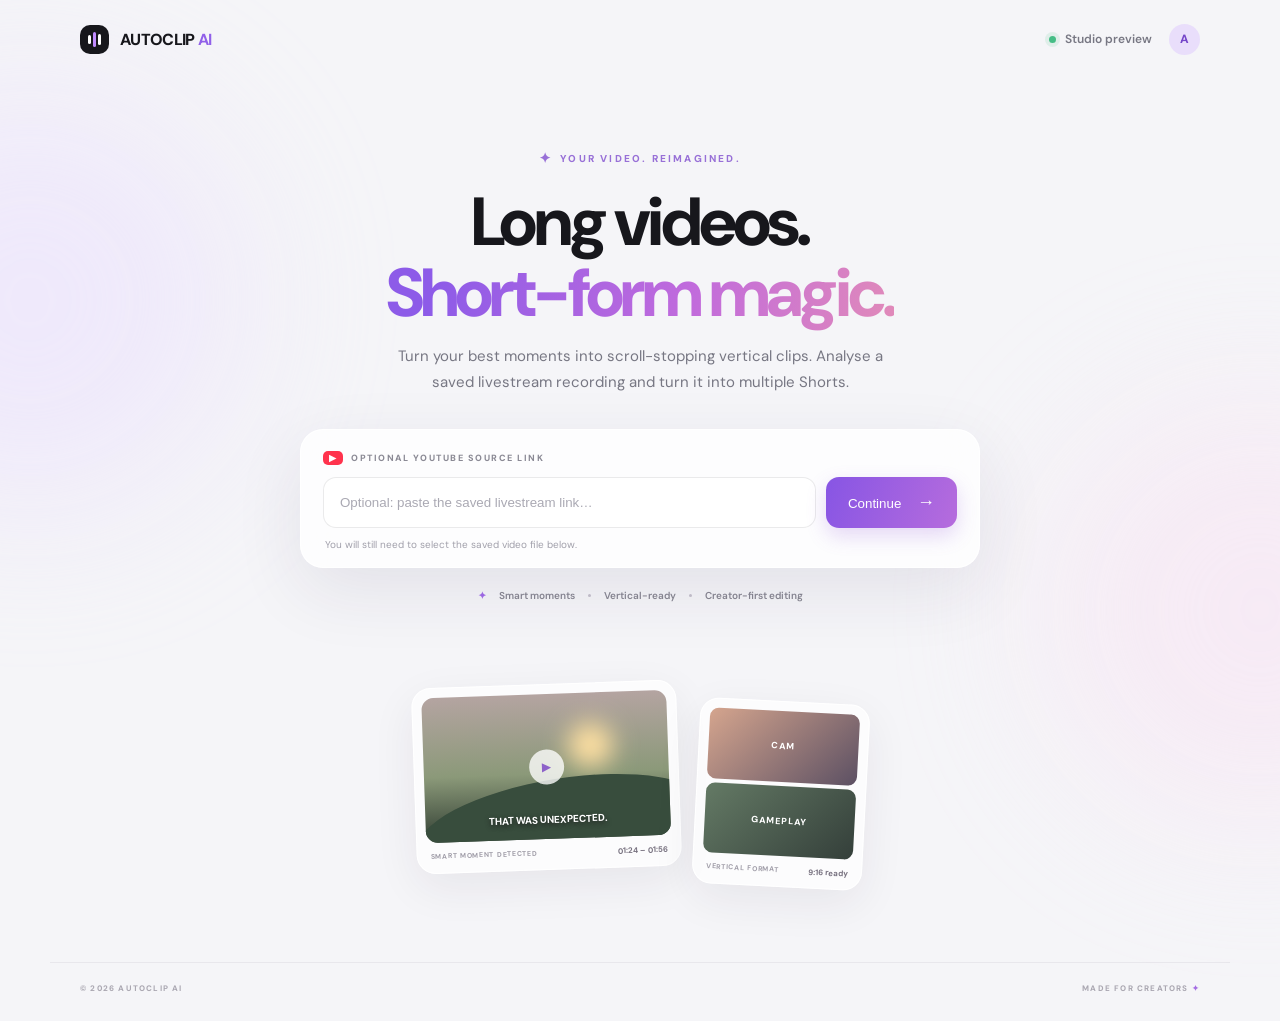
<file: index.html>
<!doctype html>
<html lang="en">
<head>
  <meta charset="UTF-8" />
  <meta name="viewport" content="width=device-width, initial-scale=1.0" />
  <meta name="theme-color" content="#f5f5f7" />
  <title>AUTOCLIP AI — Make every moment a Short</title>
  <link rel="preconnect" href="https://fonts.googleapis.com">
  <link rel="preconnect" href="https://fonts.gstatic.com" crossorigin>
  <link href="https://fonts.googleapis.com/css2?family=DM+Sans:wght@400;500;600;700;800&display=swap" rel="stylesheet">
  <link rel="stylesheet" href="style.css" />
</head>
<body>
  <div class="ambient ambient-one"></div><div class="ambient ambient-two"></div>
  <header class="topbar">
    <a class="brand" href="#" aria-label="AUTOCLIP AI home"><span class="brand-mark"><span></span><span></span><span></span></span><span>AUTOCLIP <b>AI</b></span></a>
    <div class="top-right"><span class="status-dot"></span><span>Studio preview</span><div class="avatar">A</div></div>
  </header>

  <main>
    <section class="screen active" id="welcome-screen">
      <div class="hero">
        <div class="eyebrow"><span class="sparkle">✦</span> YOUR VIDEO. REIMAGINED.</div>
        <h1>Long videos.<br><span class="gradient-text">Short-form magic.</span></h1>
        <p class="hero-copy">Turn your best moments into scroll-stopping vertical clips. Analyse a saved livestream recording and turn it into multiple Shorts.</p>
        <div class="url-card">
          <div class="url-label"><span class="youtube-icon">▶</span><span>OPTIONAL YOUTUBE SOURCE LINK</span></div>
          <div class="url-entry"><input id="youtube-url" type="url" placeholder="Optional: paste the saved livestream link…" autocomplete="url" /><button id="continue-btn" class="primary-btn">Continue <span>→</span></button></div>
          <p class="input-hint" id="url-hint">You will still need to select the saved video file below.</p>
        </div>
        <div class="trust-row"><span>✦</span> Smart moments <i></i> Vertical-ready <i></i> Creator-first editing</div>
      </div>
      <div class="preview-strip">
        <div class="preview-card preview-main"><div class="fake-video"><div class="fake-sun"></div><div class="fake-hill"></div><div class="play-orb">▶</div><div class="fake-caption">THAT WAS UNEXPECTED.</div></div><div class="preview-meta"><span>SMART MOMENT DETECTED</span><b>01:24 – 01:56</b></div></div>
        <div class="preview-card preview-side"><div class="mini-stack"><div class="mini-face">CAM</div><div class="mini-game">GAMEPLAY</div></div><div class="preview-meta"><span>VERTICAL FORMAT</span><b>9:16 ready</b></div></div>
      </div>
    </section>

    <section class="screen" id="templates-screen">
      <div class="section-heading"><button class="back-btn" id="back-btn">←</button><div><div class="eyebrow">STEP 02 · YOUR LOOK</div><h2>Choose your <span class="gradient-text">template.</span></h2><p>Pick how your gameplay and facecam should appear.</p></div></div>
      <div class="template-grid">
        <button class="template-card selected" data-template="overlay">
          <div class="template-preview layout-overlay"><div class="mock-game"><span class="mock-sky"></span><span class="mock-ground"></span><span class="mock-person"></span><span class="mock-subtitle">That was close!</span></div><span class="mock-face face-right">FACE</span></div>
          <div class="template-info"><span class="template-number">01</span><span><b>Facecam overlay</b><small>Gameplay full screen · Facecam bottom-right</small></span><span class="select-check">✓</span></div>
        </button>
        <button class="template-card" data-template="stacked">
          <div class="template-preview layout-stacked"><div class="mock-game"><span class="mock-sky"></span><span class="mock-ground"></span><span class="mock-person"></span></div><div class="mock-face wide-face">FACECAM</div></div>
          <div class="template-info"><span class="template-number">02</span><span><b>Stacked reaction</b><small>Gameplay top · Facecam bottom</small></span><span class="select-check">✓</span></div>
        </button>
        <button class="template-card" data-template="corner-left">
          <div class="template-preview layout-corner"><div class="mock-game"><span class="mock-sky"></span><span class="mock-ground"></span><span class="mock-person"></span><span class="mock-subtitle">No way!</span></div><span class="mock-face face-left">FACE</span></div>
          <div class="template-info"><span class="template-number">03</span><span><b>Corner reaction</b><small>Gameplay full screen · Facecam bottom-left</small></span><span class="select-check">✓</span></div>
        </button>
      </div>
      <div class="options-panel">
        <div class="option-block"><div class="option-title"><div><b>Caption style</b><small>Choose the look of your subtitles.</small></div><span class="pill">HINGLISH READY</span></div>
          <div class="caption-options"><button class="caption-choice active" data-caption="bold"> <b class="sample-bold">Aa</b><span>Bold pop</span></button><button class="caption-choice" data-caption="clean"><b class="sample-clean">Aa</b><span>Clean</span></button><button class="caption-choice" data-caption="highlight"><b class="sample-highlight">Aa</b><span>Word highlight</span></button></div>
        </div>
        <div class="option-block creator-block"><div class="option-title"><div><b>Creator name</b><small>We'll show this in a small label at the top of your clips.</small></div></div><input id="creator-name" class="creator-input" type="text" placeholder="@yourchannel" maxlength="32" /></div>
      </div>
      <div class="bottom-actions"><span class="selection-note"><span class="status-dot"></span> Template selected · 9:16 vertical</span><button id="review-btn" class="primary-btn">Continue <span>→</span></button></div>
    </section>

    <section class="screen" id="review-screen">
      <div class="section-heading"><button class="back-btn" id="templates-back-btn">←</button><div><div class="eyebrow">STEP 03 · READY TO CREATE</div><h2>Your clip, <span class="gradient-text">your style.</span></h2><p>Set your clip preferences, then let AUTOCLIP analyse the recording.</p></div></div>
      <div class="review-card"><div class="review-icon">✦</div><div><span class="review-label">SOURCE VIDEO</span><b id="review-url">Your YouTube link</b></div></div>
      <div class="review-card"><div class="review-icon">▣</div><div><span class="review-label">VIDEO LAYOUT</span><b id="review-template">Facecam overlay</b></div></div>
      <div class="review-card"><div class="review-icon">Aa</div><div><span class="review-label">CAPTION STYLE</span><b id="review-caption">Bold pop · Hindi speech in Hinglish</b></div></div>
      <div class="review-card"><div class="review-icon">▶</div><div><span class="review-label">CREATOR LABEL</span><b id="review-creator">@yourchannel</b></div></div>
      <div class="notice"><span>ⓘ</span><p>Browser-only mode: choose a saved video file you own or have permission to edit. The browser analyses audio for candidate moments, transcribes Hindi speech, adds captions and reframes faces when detected. Processing stays on this device. A saved video file is required; a YouTube URL alone cannot be imported by this static site.</p></div>
      <div class="local-editor">
        <div class="option-title"><div><b>Create multiple Shorts automatically</b><small>Choose the saved livestream recording. AUTOCLIP will find multiple moments.</small></div><span class="pill">ON-DEVICE</span></div>
        <label class="upload-zone" for="video-file"><span class="upload-symbol">↑</span><b id="file-label">Choose saved livestream video</b><small>MP4, WebM or MOV · processed in this browser</small><input id="video-file" type="file" accept="video/*"></label>
        <video id="source-video" playsinline controls></video>
        <label class="upload-zone secondary-upload" for="facecam-file"><span class="upload-symbol">＋</span><b id="facecam-label">Add facecam video (optional)</b><small>Use a separate recording for reaction layouts</small><input id="facecam-file" type="file" accept="video/*"></label>
        <video id="facecam-video" playsinline muted></video>
        <p class="input-hint">Tip: start with a shorter recording to test your Chromebook. Processing starts only when you press Auto edit.</p>
        
        <label class="clip-count-label">Number of Shorts<select id="clip-count"><option value="5">5 clips</option><option value="8" selected>8 clips</option><option value="10">10 clips</option><option value="12">12 clips</option><option value="15">15 clips</option></select></label>
        <label class="caption-toggle"><input id="hinglish-captions" type="checkbox" checked><span><b>Hinglish auto captions</b><small>Hindi speech is transcribed locally and shown in Roman letters</small></span></label>\n        <label class="caption-toggle"><input id="face-tracking" type="checkbox" checked><span><b>Automatic face tracking</b><small>Find a visible face and keep it inside the vertical frame · beta</small></span></label>\n        <label class="caption-toggle"><input id="action-zoom" type="checkbox" checked><span><b>Smart action zoom</b><small>Subtle zoom changes around louder moments</small></span></label>
        <button class="primary-btn full-btn" id="render-btn" disabled>Auto edit my Shorts <span>↗</span></button>
        <p class="input-hint" id="render-status">Upload the saved recording to begin.</p>
        <a id="download-clip" class="download-link" hidden download="autoclip-short.webm">Download your clip ↓</a>
      </div>
    </section>
  </main>
  <footer><span>© 2026 AUTOCLIP AI</span><span>MADE FOR CREATORS <b>✦</b></span></footer>
  <script src="script.js"></script>
</body>
</html>
</file>
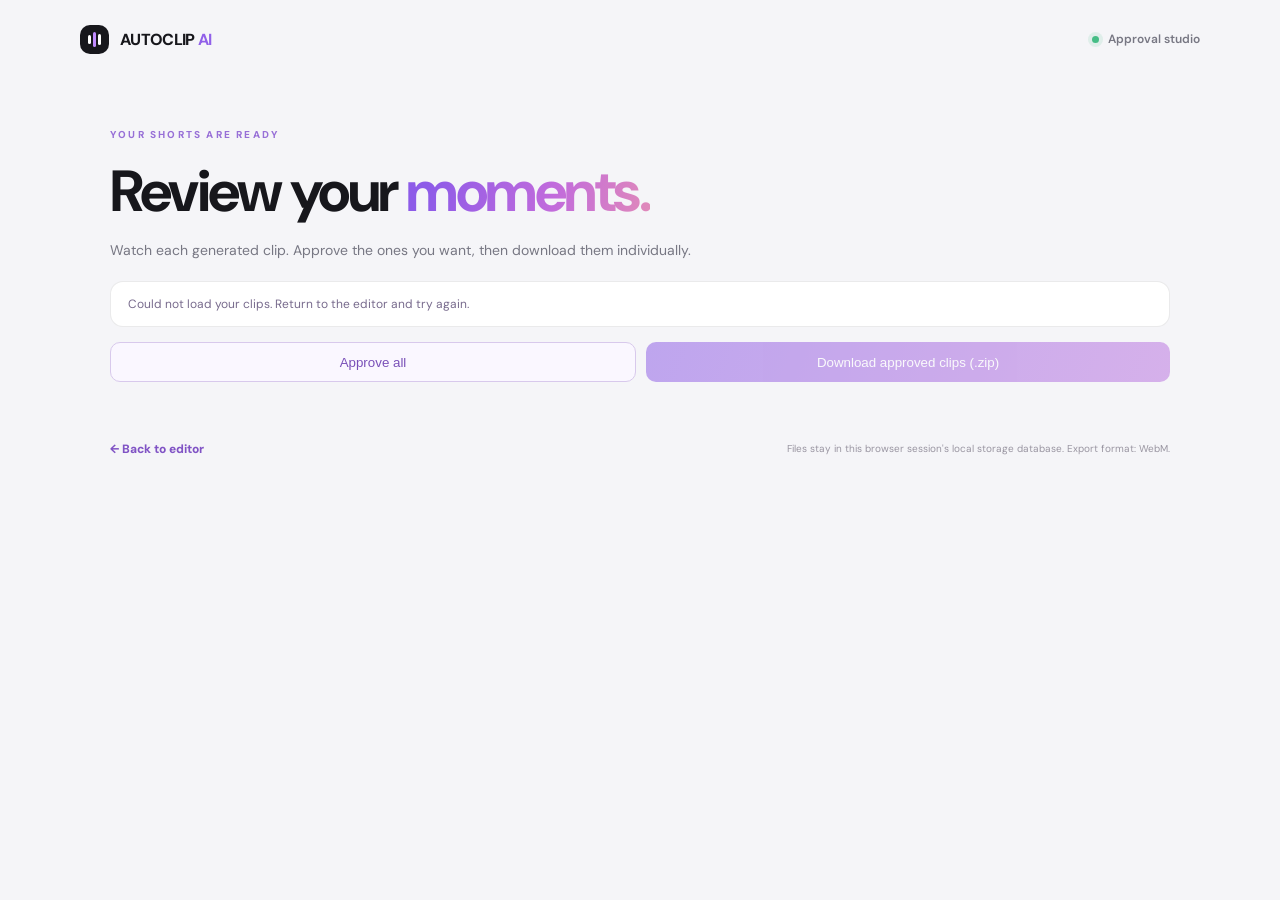
<file: approval.html>
<!doctype html>
<html lang="en">
<head>
<meta charset="UTF-8"><meta name="viewport" content="width=device-width,initial-scale=1">
<meta name="theme-color" content="#f5f5f7"><title>AUTOCLIP AI — Review your Shorts</title>
<link rel="preconnect" href="https://fonts.googleapis.com"><link rel="preconnect" href="https://fonts.gstatic.com" crossorigin>
<link href="https://fonts.googleapis.com/css2?family=DM+Sans:wght@400;500;600;700;800&display=swap" rel="stylesheet">
<link rel="stylesheet" href="style.css">
</head>
<body>
<header class="topbar"><a class="brand" href="index.html"><span class="brand-mark"><span></span><span></span><span></span></span><span>AUTOCLIP <b>AI</b></span></a><div class="top-right"><span class="status-dot"></span><span>Approval studio</span></div></header>
<main class="approval-main">
<div class="eyebrow">YOUR SHORTS ARE READY</div>
<h1 class="approval-title">Review your <span class="gradient-text">moments.</span></h1>
<p class="approval-copy">Watch each generated clip. Approve the ones you want, then download them individually.</p>
<div id="approval-status" class="approval-status">Loading your clips…</div>
<div class="approval-bulk-actions"><button id="approve-all" class="approve-btn">Approve all</button><button id="download-approved" class="download-clip-btn" disabled>Download approved clips (.zip)</button></div>
<div id="clip-grid" class="clip-grid"></div>
<div class="approval-footer"><a class="back-link" href="index.html">← Back to editor</a><p>Files stay in this browser session's local storage database. Export format: WebM.</p></div>
</main>
<script src="approval.js"></script>
</body></html>
</file>
<file: style.css>
:root{--ink:#17171c;--muted:#777783;--line:rgba(27,27,35,.09);--purple:#8b5cf6;--pink:#d36bea;--surface:rgba(255,255,255,.78);--shadow:0 22px 70px rgba(45,35,75,.09)}*{box-sizing:border-box}body{margin:0;min-height:100vh;background:#f5f5f8;color:var(--ink);font-family:"DM Sans",-apple-system,BlinkMacSystemFont,"Segoe UI",sans-serif;overflow-x:hidden}.ambient{position:fixed;z-index:-1;border-radius:50%;filter:blur(80px);opacity:.42;pointer-events:none}.ambient-one{width:420px;height:420px;background:#e7d9ff;top:90px;left:-180px}.ambient-two{width:420px;height:420px;background:#f9ddf1;right:-190px;top:400px}.topbar{height:78px;max-width:1180px;margin:auto;padding:0 30px;display:flex;align-items:center;justify-content:space-between}.brand{display:flex;align-items:center;gap:11px;text-decoration:none;color:var(--ink);font-size:16px;font-weight:800;letter-spacing:-.7px}.brand b{color:#9160e9}.brand-mark{width:29px;height:29px;border-radius:10px;background:#17171c;display:flex;align-items:center;justify-content:center;gap:2px}.brand-mark span{width:3px;border-radius:4px;background:#fff}.brand-mark span:nth-child(1){height:9px}.brand-mark span:nth-child(2){height:15px;background:#c18bff}.brand-mark span:nth-child(3){height:11px}.top-right{display:flex;align-items:center;gap:9px;color:#777783;font-size:12px;font-weight:600}.status-dot{width:7px;height:7px;border-radius:50%;background:#45bd86;display:inline-block;box-shadow:0 0 0 4px rgba(69,189,134,.12)}.avatar{margin-left:8px;width:31px;height:31px;border-radius:50%;background:#e9defb;color:#7546c9;display:grid;place-items:center;font-weight:800}main{max-width:1120px;margin:0 auto;padding:36px 30px 75px}.screen{display:none;animation:rise .55s cubic-bezier(.2,.8,.2,1)}.screen.active{display:block}@keyframes rise{from{opacity:0;transform:translateY(14px)}to{opacity:1;transform:translateY(0)}}.hero{text-align:center;max-width:740px;margin:35px auto 0}.eyebrow{font-size:10px;font-weight:800;letter-spacing:2.2px;color:#9870d7;display:flex;align-items:center;gap:7px}.hero .eyebrow{justify-content:center}.sparkle{font-size:14px}.hero h1{font-size:clamp(42px,6vw,68px);line-height:1.04;letter-spacing:-3.8px;margin:20px 0 16px;font-weight:800}.gradient-text{background:linear-gradient(100deg,#8d5be8 10%,#c16bdc 60%,#e18ab9);-webkit-background-clip:text;background-clip:text;color:transparent}.hero-copy{font-size:15px;line-height:1.7;color:#777783;max-width:510px;margin:0 auto}.url-card{margin:34px auto 0;max-width:680px;padding:21px 22px 16px;text-align:left;border:1px solid rgba(255,255,255,.95);background:var(--surface);backdrop-filter:blur(22px);border-radius:23px;box-shadow:var(--shadow)}.url-label{display:flex;align-items:center;gap:8px;font-size:9px;letter-spacing:1.5px;font-weight:800;color:#8a8994;margin-bottom:12px}.youtube-icon{display:grid;place-items:center;background:#ff334d;color:#fff;width:20px;height:14px;border-radius:5px;font-size:9px}.url-entry{display:flex;gap:10px}.url-entry input,.creator-input{min-width:0;flex:1;border:1px solid var(--line);background:#fff;border-radius:13px;padding:0 16px;height:51px;font:500 14px inherit;outline:none;color:var(--ink);transition:.2s}.url-entry input:focus,.creator-input:focus{border-color:#b48be9;box-shadow:0 0 0 4px rgba(154,103,224,.1)}input::placeholder{color:#aaa9b3}.primary-btn{border:0;border-radius:13px;padding:0 22px;height:51px;background:linear-gradient(110deg,#8755e4,#b66cdd);color:#fff;font:700 13px inherit;cursor:pointer;box-shadow:0 8px 20px rgba(143,88,218,.23);transition:transform .2s,box-shadow .2s;white-space:nowrap}.primary-btn:hover{transform:translateY(-2px);box-shadow:0 12px 24px rgba(143,88,218,.3)}.primary-btn span{font-size:18px;margin-left:12px}.input-hint{font-size:10px;color:#a09faa;margin:10px 0 0 2px}.input-hint.error{color:#d34e68}.trust-row{display:flex;align-items:center;justify-content:center;gap:13px;margin:21px 0 0;color:#888792;font-size:10px;font-weight:600}.trust-row span{color:#a16be8}.trust-row i{height:3px;width:3px;border-radius:50%;background:#c5c1cc}.preview-strip{display:flex;align-items:center;justify-content:center;gap:17px;margin:64px auto 0;max-width:590px}.preview-card{background:rgba(255,255,255,.68);border:1px solid white;border-radius:19px;padding:9px;box-shadow:0 14px 45px rgba(38,30,59,.07)}.preview-main{width:265px;transform:rotate(-2deg)}.preview-side{width:170px;transform:rotate(3deg);margin-top:35px}.fake-video{height:145px;border-radius:12px;overflow:hidden;position:relative;background:linear-gradient(180deg,#b4a4a1,#8b9979 55%,#303d32)}.fake-sun{position:absolute;width:45px;height:45px;border-radius:50%;background:#ffe0a2;filter:blur(12px);top:30px;right:55px}.fake-hill{position:absolute;bottom:-40px;left:-10px;width:120%;height:100px;background:#384d3d;transform:rotate(-7deg);border-radius:50%}.play-orb{position:absolute;top:50%;left:50%;transform:translate(-50%,-50%);width:35px;height:35px;border-radius:50%;background:rgba(255,255,255,.78);display:grid;place-items:center;color:#8d62c9;font-size:12px}.fake-caption{position:absolute;bottom:13px;left:0;right:0;text-align:center;color:#fff;font-size:10px;font-weight:800;text-shadow:0 2px 5px #222}.preview-meta{padding:9px 4px 2px;display:flex;justify-content:space-between;gap:8px;font-size:7px;color:#a09da8;letter-spacing:.7px;font-weight:700}.preview-meta b{color:#77717f;letter-spacing:0;font-size:8px}.mini-stack{height:145px;display:flex;flex-direction:column;gap:4px}.mini-face,.mini-game{border-radius:9px;flex:1;display:grid;place-items:center;font-size:9px;font-weight:800;color:#fff;letter-spacing:1px}.mini-face{background:linear-gradient(135deg,#d5a58e,#5c5063)}.mini-game{background:linear-gradient(135deg,#647a65,#343f3a)}.section-heading{display:flex;align-items:flex-start;gap:18px;margin:24px 0 32px}.back-btn{width:40px;height:40px;border:1px solid var(--line);background:rgba(255,255,255,.8);border-radius:13px;font-size:20px;cursor:pointer;color:#6f647c}.section-heading h2{font-size:38px;letter-spacing:-1.8px;margin:7px 0 5px}.section-heading p{color:var(--muted);font-size:13px;margin:0}.template-grid{display:grid;grid-template-columns:repeat(3,1fr);gap:17px}.template-card{border:1px solid rgba(255,255,255,.9);background:rgba(255,255,255,.72);border-radius:19px;padding:10px;text-align:left;cursor:pointer;box-shadow:0 10px 35px rgba(37,29,55,.04);transition:.22s;color:var(--ink)}.template-card:hover{transform:translateY(-4px);box-shadow:var(--shadow)}.template-card.selected{border:1.5px solid #a978e8;box-shadow:0 0 0 3px rgba(167,120,232,.11),var(--shadow)}.template-preview{height:245px;border-radius:13px;overflow:hidden;position:relative;background:#303832}.mock-game{position:absolute;inset:0;background:linear-gradient(180deg,#9c9a82,#6e815f 48%,#293d30);overflow:hidden}.mock-sky{position:absolute;top:0;left:0;right:0;height:55%;background:linear-gradient(180deg,#9e9d91,#d0b88c 60%,transparent)}.mock-ground{position:absolute;bottom:-25px;left:-10%;width:125%;height:55%;background:linear-gradient(130deg,#344a35,#6e8050 48%,#283b2b);border-radius:45% 55% 0 0}.mock-person{position:absolute;bottom:20px;left:39%;width:48px;height:110px;border-radius:24px 24px 10px 10px;background:linear-gradient(90deg,#282c2a,#55534b);transform:rotate(8deg)}.mock-person:before{content:"";position:absolute;width:35px;height:35px;top:-27px;left:7px;border-radius:50%;background:#b78d70}.mock-subtitle{position:absolute;bottom:13px;left:0;right:0;text-align:center;color:#fff;font-size:11px;font-weight:800;text-shadow:0 2px 4px #222}.mock-face{position:absolute;width:69px;height:69px;border:2px solid #c18aff;border-radius:50%;background:linear-gradient(140deg,#d4a28a,#353248);display:grid;place-items:center;color:white;font-size:9px;font-weight:800;letter-spacing:.6px;box-shadow:0 0 0 3px rgba(178,124,235,.18)}.face-right{right:10px;bottom:12px}.face-left{left:10px;bottom:12px}.layout-stacked{display:flex;flex-direction:column}.layout-stacked .mock-game{position:relative;height:54%;flex:none}.wide-face{position:relative;inset:auto;width:100%;height:46%;border:0;border-radius:0;box-shadow:none;background:linear-gradient(135deg,#d0a18c,#4a405b);font-size:12px}.template-info{display:flex;align-items:center;gap:10px;padding:13px 5px 5px}.template-number{font-size:10px;color:#a179d6;font-weight:800}.template-info span:nth-child(2){display:flex;flex-direction:column;gap:4px;flex:1}.template-info b{font-size:12px}.template-info small{font-size:9px;color:#888691}.select-check{width:19px;height:19px;border-radius:50%;display:grid;place-items:center;background:#8d5de2;color:#fff;font-size:11px;opacity:0}.selected .select-check{opacity:1}.options-panel{margin-top:22px;padding:22px;border-radius:19px;background:rgba(255,255,255,.7);border:1px solid white;display:grid;grid-template-columns:1.1fr 1fr;gap:28px;box-shadow:0 10px 35px rgba(37,29,55,.04)}.option-title{display:flex;justify-content:space-between;align-items:center;gap:10px}.option-title>div{display:flex;flex-direction:column;gap:4px}.option-title b{font-size:13px}.option-title small{font-size:10px;color:#92909a}.pill{font-size:8px;letter-spacing:.7px;color:#8b60c9;background:#f0e8fc;padding:6px 9px;border-radius:20px;font-weight:800;white-space:nowrap}.caption-options{display:flex;gap:9px;margin-top:15px}.caption-choice{border:1px solid var(--line);background:#fff;border-radius:11px;min-width:83px;padding:8px 11px;display:flex;align-items:center;gap:8px;cursor:pointer;color:#66616e}.caption-choice.active{border-color:#ae83e5;background:#faf7ff;color:#6845a0}.caption-choice span{font-size:9px;font-weight:700}.sample-bold{font-size:18px;color:#24222a;font-weight:900;text-shadow:1px 1px #c8a1ff}.sample-clean{font-size:18px;font-weight:500}.sample-highlight{font-size:18px;font-weight:900;color:#a05be5}.creator-input{width:100%;margin-top:15px;height:41px;font-size:12px}.bottom-actions{display:flex;justify-content:space-between;align-items:center;margin-top:22px}.selection-note{font-size:10px;color:#8b8994;display:flex;align-items:center;gap:9px}.selection-note .status-dot{width:6px;height:6px}.review-card{display:flex;align-items:center;gap:15px;padding:17px 19px;background:rgba(255,255,255,.75);border:1px solid white;border-radius:16px;margin:11px 0;box-shadow:0 8px 25px rgba(37,29,55,.035)}.review-icon{width:39px;height:39px;border-radius:12px;background:#f0e8fc;color:#8e5bd4;display:grid;place-items:center;font-weight:800}.review-card div:last-child{display:flex;flex-direction:column;gap:5px;min-width:0}.review-label{font-size:8px;letter-spacing:1.2px;color:#9995a1;font-weight:800}.review-card b{font-size:12px;overflow-wrap:anywhere}.notice{margin:18px 0;padding:14px 16px;display:flex;gap:10px;border-radius:13px;background:#f0eafa;color:#7b6598;font-size:11px;line-height:1.6}.notice p{margin:0}.full-btn{width:100%;margin-top:8px}footer{max-width:1180px;margin:0 auto;padding:20px 30px 28px;border-top:1px solid rgba(35,30,48,.06);display:flex;justify-content:space-between;color:#aaa7b1;font-size:8px;letter-spacing:1.2px;font-weight:800}footer b{color:#a46de3}@media(max-width:720px){.topbar{height:66px;padding:0 18px}main{padding:24px 18px 55px}.hero{margin-top:34px}.hero h1{letter-spacing:-2.5px}.hero-copy{font-size:13px}.url-card{padding:16px;border-radius:18px}.url-entry{flex-direction:column}.url-entry input{height:48px}.primary-btn{height:48px}.preview-strip{margin-top:48px}.preview-main{width:220px}.preview-side{width:130px}.fake-video,.mini-stack{height:120px}.section-heading h2{font-size:30px}.template-grid{grid-template-columns:1fr;gap:12px}.template-card{display:flex;gap:12px;align-items:center}.template-preview{width:112px;height:150px;flex:none}.template-info{padding:0;flex:1}.template-info small{line-height:1.4}.mock-face{width:45px;height:45px;font-size:7px}.mock-person{transform:scale(.7);transform-origin:bottom center}.options-panel{grid-template-columns:1fr;padding:17px;gap:22px}.bottom-actions{gap:10px}.selection-note{font-size:9px}.bottom-actions .primary-btn{padding:0 16px}.trust-row{font-size:9px;gap:8px}footer{padding:18px;}}@media(max-width:390px){.preview-side{display:none}.preview-main{width:235px}.caption-options{gap:5px}.caption-choice{min-width:0;padding:8px}.caption-choice span{font-size:8px}}
.local-editor{margin-top:18px;padding:20px;border-radius:19px;background:rgba(255,255,255,.76);border:1px solid white;box-shadow:0 10px 35px rgba(37,29,55,.04)}.upload-zone{margin-top:16px;min-height:115px;border:1.5px dashed #c8b1e8;border-radius:15px;background:#fbf9ff;display:flex;flex-direction:column;align-items:center;justify-content:center;gap:6px;cursor:pointer}.upload-zone input{display:none}.upload-zone b{font-size:12px}.upload-zone small{font-size:10px;color:#9994a3}.upload-symbol{width:30px;height:30px;border-radius:10px;background:#eee5fb;color:#8755d4;display:grid;place-items:center;font-size:21px}#source-video{display:none;width:100%;max-height:250px;margin-top:14px;border-radius:12px;background:#17171c}.trim-row{display:grid;grid-template-columns:1fr 1fr;gap:12px;margin-top:14px}.trim-row label{display:flex;flex-direction:column;gap:6px;font-size:10px;color:#85818e;font-weight:700}.trim-row input{height:40px;border:1px solid var(--line);border-radius:10px;padding:0 10px;font:inherit;color:var(--ink);background:white}.download-link{display:block;text-align:center;margin-top:15px;color:#8053c5;font-size:12px;font-weight:800;text-decoration:none}.download-link:hover{text-decoration:underline}@media(max-width:720px){.local-editor{padding:15px}}
#facecam-video{display:none}.secondary-upload{min-height:86px;margin-top:10px}.primary-btn:disabled{opacity:.55;cursor:not-allowed;transform:none;box-shadow:none}.local-editor video{max-width:100%}

.secondary-auto-btn{width:100%;height:43px;margin-top:13px;border:1px solid #d8c7ee;border-radius:11px;background:#faf7ff;color:#7950b8;font:700 12px inherit;cursor:pointer}.secondary-auto-btn:disabled{opacity:.55;cursor:wait}.caption-toggle{display:flex;align-items:center;gap:11px;margin:13px 2px 5px;padding:12px;border:1px solid var(--line);border-radius:12px;background:#fff;cursor:pointer}.caption-toggle input{accent-color:#8b5cf6;width:16px;height:16px}.caption-toggle span{display:flex;flex-direction:column;gap:4px}.caption-toggle b{font-size:11px}.caption-toggle small{font-size:9px;color:#92909a}

/* Batch clip review */
.clip-count-label{display:flex;align-items:center;justify-content:space-between;gap:12px;margin:14px 0;padding:12px;border:1px solid var(--line);border-radius:12px;background:#fff;font-size:11px;font-weight:700;color:#696575}
.clip-count-label select{border:1px solid var(--line);border-radius:9px;background:#faf9fc;padding:9px 12px;color:var(--ink);font:600 12px inherit}
.approval-main{max-width:1120px;margin:0 auto;padding:50px 30px 80px}
.approval-title{font-size:clamp(38px,5vw,58px);letter-spacing:-2.5px;margin:12px 0}
.approval-copy{color:var(--muted);font-size:14px;margin:0 0 22px}
.approval-status{padding:14px 17px;background:#fff;border:1px solid var(--line);border-radius:13px;color:#786b8d;font-size:12px;margin-bottom:20px}
.clip-grid{display:grid;grid-template-columns:repeat(auto-fit,minmax(230px,1fr));gap:17px}
.clip-review-card{padding:12px;border:1px solid #fff;border-radius:18px;background:rgba(255,255,255,.82);box-shadow:0 10px 35px rgba(37,29,55,.06);min-width:0}
.clip-review-heading{display:flex;justify-content:space-between;align-items:center;gap:8px;margin:2px 2px 10px}
.clip-review-heading b{font-size:11px;letter-spacing:1px}.clip-review-heading span{font-size:10px;color:#8b8793}
.clip-review-card video{width:100%;aspect-ratio:9/16;max-height:440px;object-fit:contain;background:#111;border-radius:12px;display:block}
.clip-meta{font-size:10px;color:#8a8592;margin:10px 2px}
.clip-actions{display:flex;gap:8px}
.approve-btn,.download-clip-btn{flex:1;display:grid;place-items:center;min-height:40px;border-radius:10px;border:1px solid #d8c9ec;background:#faf7ff;color:#7950b8;font:700 11px inherit;text-decoration:none;cursor:pointer}
.approve-btn.approved{background:#eef9f2;border-color:#bce4ca;color:#267c4a}
.download-clip-btn{background:linear-gradient(110deg,#8755e4,#b66cdd);color:white;border:0}
.download-clip-btn[hidden]{display:none}
.approval-footer{display:flex;justify-content:space-between;align-items:center;gap:15px;margin-top:28px}
.back-link{color:#8053c5;text-decoration:none;font-size:12px;font-weight:800}
.approval-footer p{font-size:10px;color:#9995a1}
@media(max-width:720px){.approval-main{padding:28px 18px 55px}.approval-footer{align-items:flex-start;flex-direction:column}.clip-grid{grid-template-columns:repeat(2,minmax(0,1fr))}.clip-review-card{padding:8px}}
@media(max-width:430px){.clip-grid{grid-template-columns:1fr}.clip-review-card video{max-height:520px}}

.approval-bulk-actions{display:flex;gap:10px;margin:-5px 0 22px}
.approval-bulk-actions button{padding:0 17px}
.approval-bulk-actions button:disabled{opacity:.5;cursor:not-allowed}
.clip-auto-title{font-size:12px;line-height:1.35;letter-spacing:.25px;margin:0 2px 10px;color:#4d3a67;min-height:30px}
</file>
